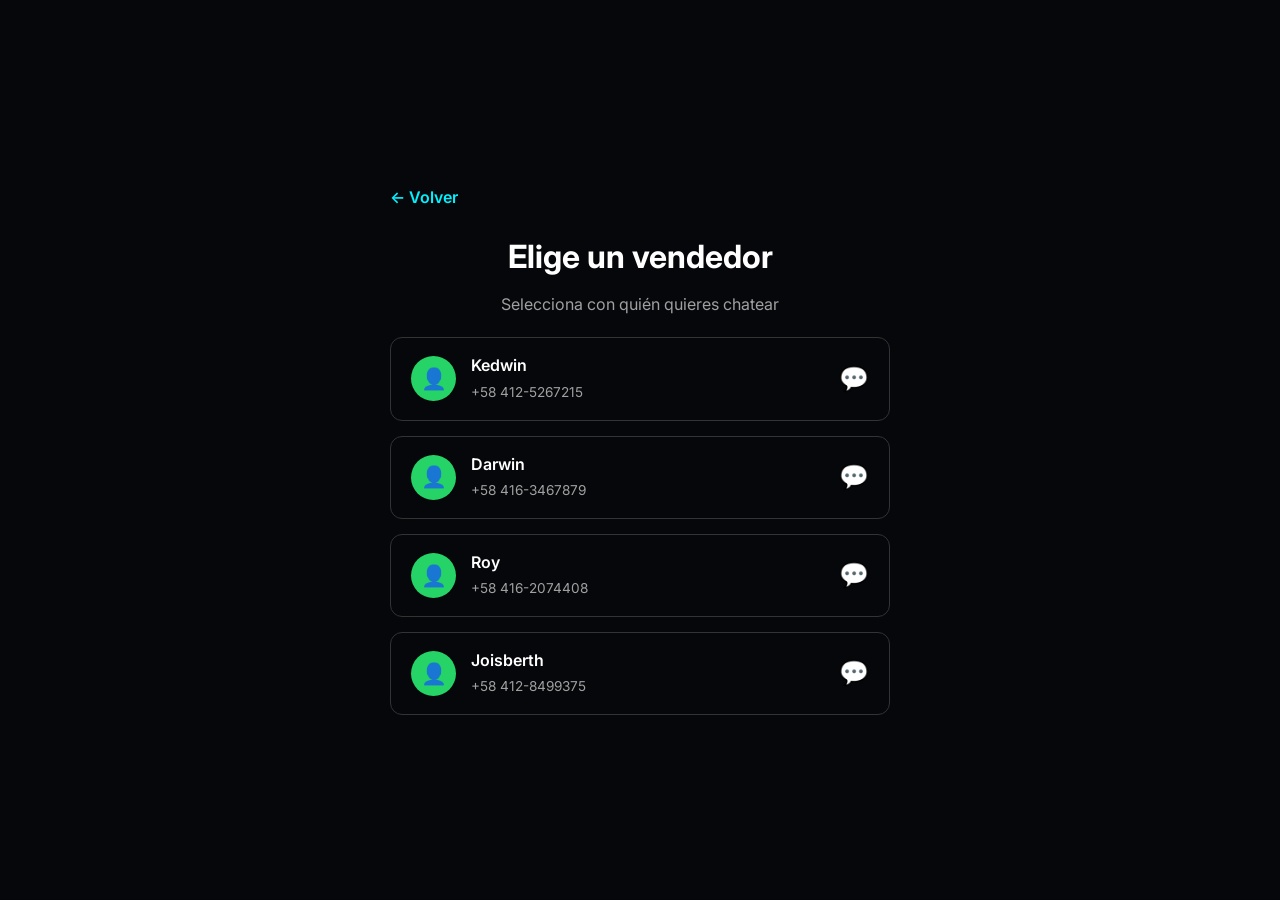
<file: comprar.html>
<!DOCTYPE html>
<html lang="es">
<head>
    <meta charset="UTF-8">
    <meta name="viewport" content="width=device-width, initial-scale=1.0">
    <title>Elige un vendedor | OG_Technology</title>
    <link rel="stylesheet" href="style.css">
    <link rel="preconnect" href="https://fonts.googleapis.com">
    <link rel="preconnect" href="https://fonts.gstatic.com" crossorigin>
    <link href="https://fonts.googleapis.com/css2?family=Inter:wght@400;600;800&display=swap" rel="stylesheet">
    <style>
        body {
            min-height: 100vh;
            display: flex;
            justify-content: center;
            align-items: center;
            padding: 20px;
        }
        
        .comprar-container {
            max-width: 500px;
            width: 100%;
        }
        
        .producto-seleccionado {
            background: var(--card-bg);
            border: 1px solid #333;
            border-radius: 15px;
            padding: 20px;
            margin-bottom: 30px;
            text-align: center;
        }
        
        .producto-seleccionado h2 {
            color: var(--neon-blue);
            font-size: 1.3rem;
            margin-bottom: 10px;
        }
        
        .producto-seleccionado .precio {
            color: #4ade80;
            font-size: 1.5rem;
            font-weight: 800;
        }
        
        .vendedores-title {
            text-align: center;
            margin-bottom: 20px;
            color: white;
        }
        
        .vendedores-title h1 {
            font-size: 2rem;
            margin-bottom: 10px;
        }
        
        .vendedores-title p {
            color: var(--text-gray);
        }
        
        .back-link {
            display: inline-block;
            margin-bottom: 20px;
            color: var(--neon-blue);
            text-decoration: none;
            font-weight: 600;
        }
        
        .back-link:hover {
            text-decoration: underline;
        }
    </style>
</head>
<body>
    <div class="comprar-container">
        <a href="javascript:history.back()" class="back-link">← Volver</a>
        
        <div class="vendedores-title">
            <h1>Elige un vendedor</h1>
            <p>Selecciona con quién quieres chatear</p>
        </div>
        
        <div class="producto-seleccionado" id="productoInfo">
            <h2 id="productoNombre">Cargando producto...</h2>
            <span class="precio" id="productoPrecio"></span>
        </div>
        
        <div class="whatsapp-options">
            <a href="#" class="whatsapp-option" data-phone="584125267215" data-name="Kedwin">
                <div class="avatar">👤</div>
                <div class="info">
                    <span class="name">Kedwin</span>
                    <span class="phone">+58 412-5267215</span>
                </div>
                <span class="whatsapp-icon">💬</span>
            </a>
            <a href="#" class="whatsapp-option" data-phone="584163467879" data-name="Darwin">
                <div class="avatar">👤</div>
                <div class="info">
                    <span class="name">Darwin</span>
                    <span class="phone">+58 416-3467879</span>
                </div>
                <span class="whatsapp-icon">💬</span>
            </a>
            <a href="#" class="whatsapp-option" data-phone="584162074408" data-name="Roy">
                <div class="avatar">👤</div>
                <div class="info">
                    <span class="name">Roy</span>
                    <span class="phone">+58 416-2074408</span>
                </div>
                <span class="whatsapp-icon">💬</span>
            </a>
            <a href="#" class="whatsapp-option" data-phone="584128499375" data-name="Joisberth">
                <div class="avatar">👤</div>
                <div class="info">
                    <span class="name">Joisberth</span>
                    <span class="phone">+58 412-8499375</span>
                </div>
                <span class="whatsapp-icon">💬</span>
            </a>
        </div>
    </div>

    <script>
        // Obtener parámetros de la URL
        const urlParams = new URLSearchParams(window.location.search);
        const producto = urlParams.get('producto') || 'Producto';
        const precio = urlParams.get('precio') || '';
        
        // Mostrar producto seleccionado
        document.getElementById('productoNombre').textContent = producto;
        if (precio) {
            document.getElementById('productoPrecio').textContent = precio;
        } else {
            document.getElementById('productoPrecio').parentElement.style.display = 'none';
        }
        
        // Configurar enlaces de WhatsApp
        const mensaje = "Hola, me interesa el producto: " + producto;
        
        document.querySelectorAll('.whatsapp-option').forEach(option => {
            const phone = option.dataset.phone;
            const name = option.dataset.name;
            option.href = `https://wa.me/${phone}?text=${encodeURIComponent(mensaje)}`;
        });
    </script>
</body>
</html>
</file>
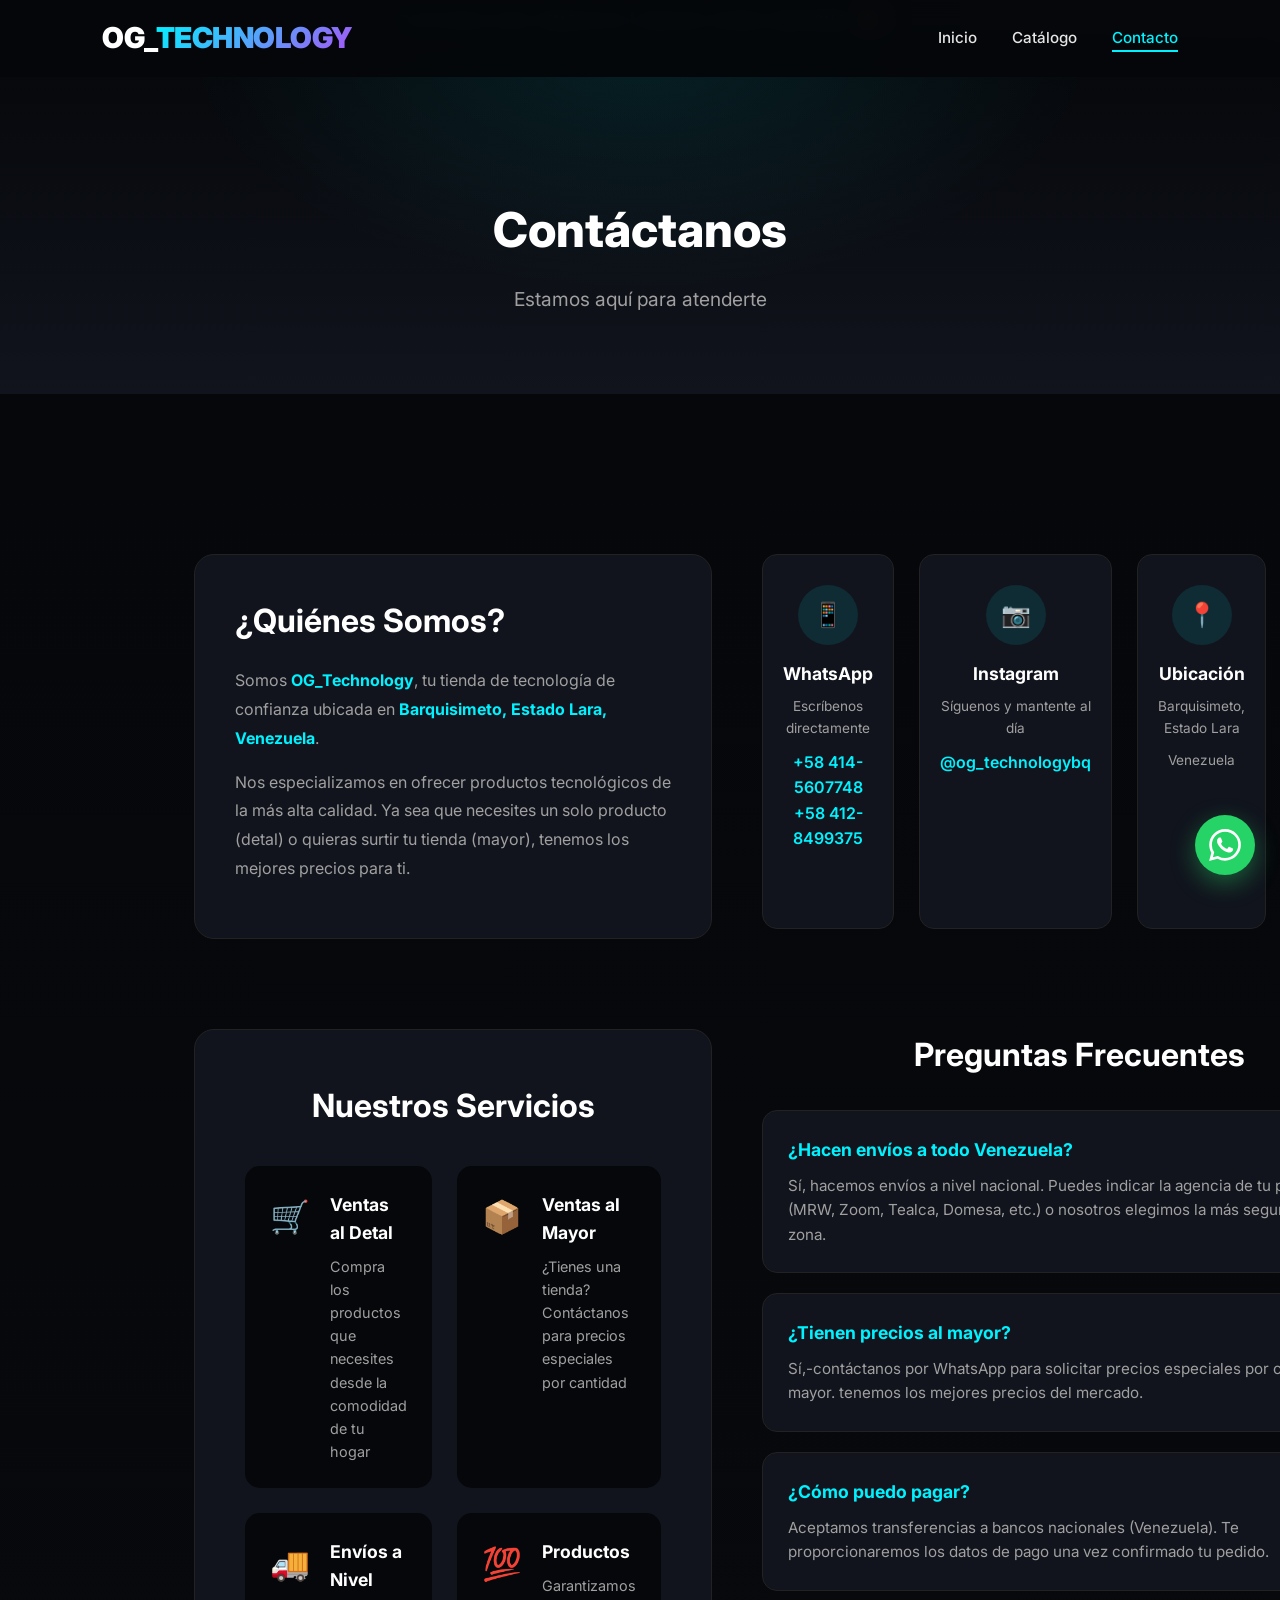
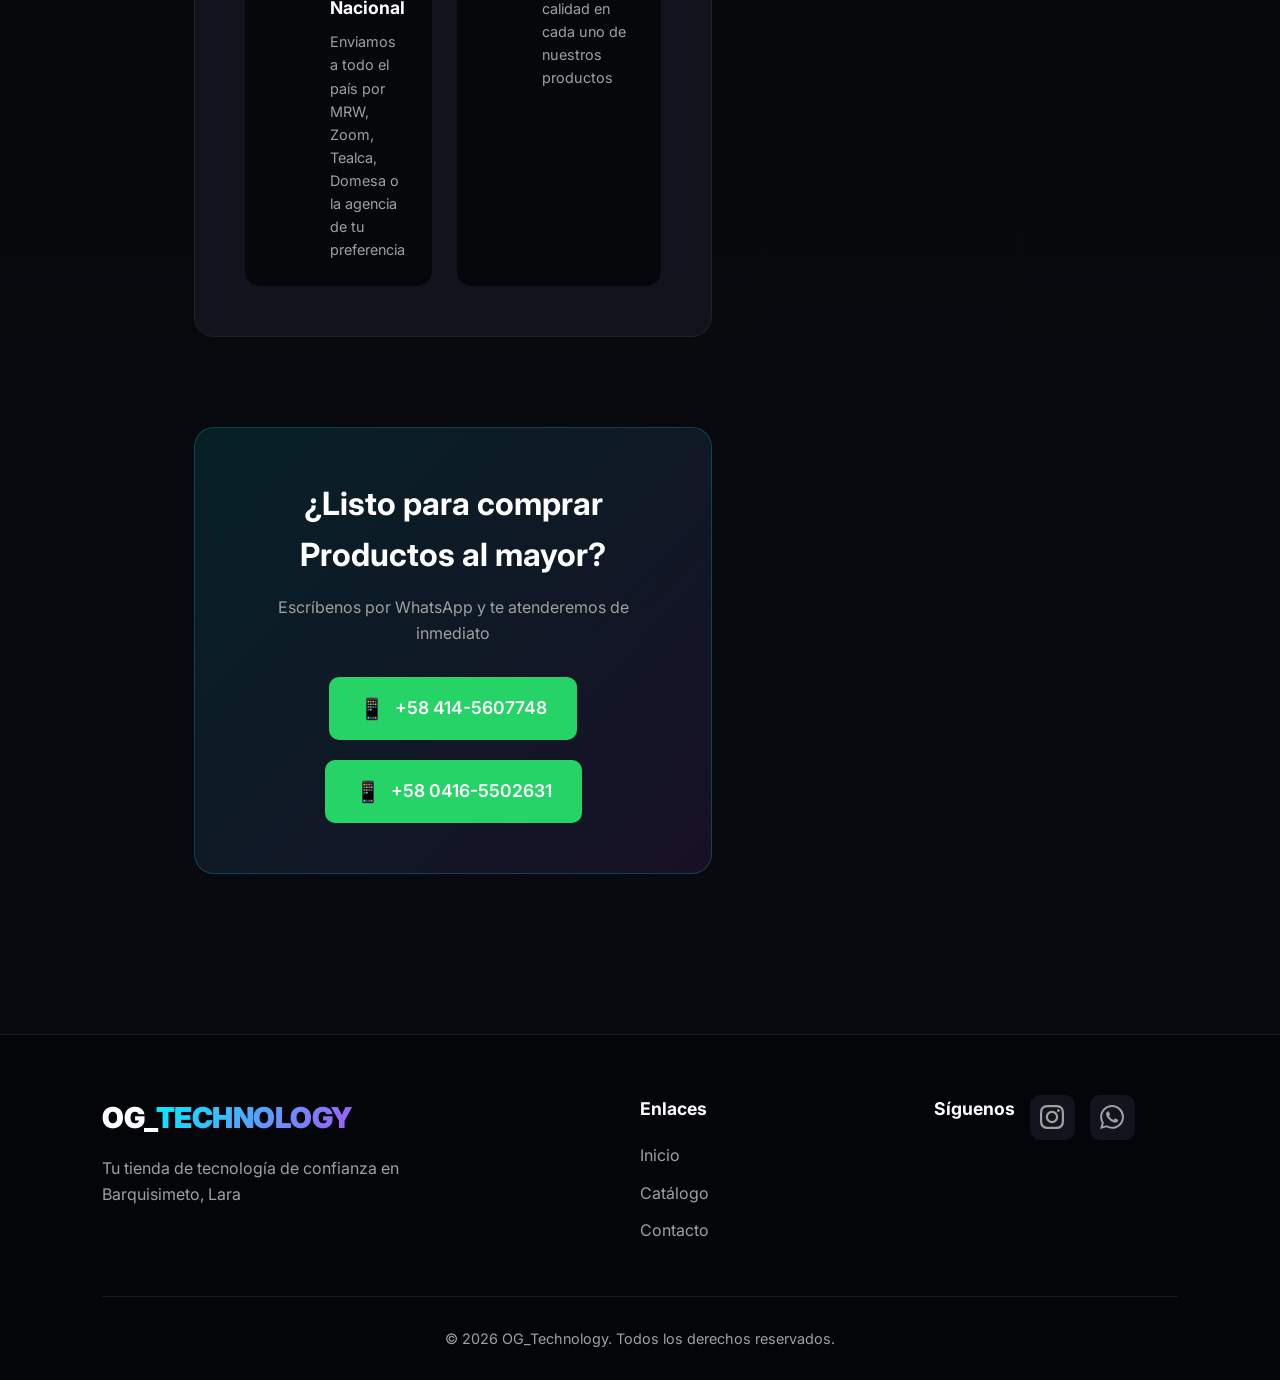
<file: contacto.html>
<!DOCTYPE html>
<html lang="es">
<head>
    <meta charset="UTF-8">
    <meta name="viewport" content="width=device-width, initial-scale=1.0">
    <meta name="description" content="OG_Technology - Contacto. Tienda de tecnología en Barquisimeto, Lara. Envíos a todo Venezuela.">
    <title>Contacto | OG_Technology</title>
    <link rel="stylesheet" href="style.css">
    <link rel="preconnect" href="https://fonts.googleapis.com">
    <link rel="preconnect" href="https://fonts.gstatic.com" crossorigin>
    <link href="https://fonts.googleapis.com/css2?family=Inter:wght@400;600;800&display=swap" rel="stylesheet">
</head>
<body>

    <div class="top-info">DISPONIBILIDAD INMEDIATA | ENVIOS A NIVEL NACIONAL 📦</div>

    <nav class="navbar">
        <a href="index.html" class="logo">OG_<span>TECHNOLOGY</span></a>
        <ul class="nav-menu">
            <li><a href="index.html" class="nav-link">Inicio</a></li>
            <li><a href="catalogo.html" class="nav-link">Catálogo</a></li>
            <li><a href="contacto.html" class="nav-link active">Contacto</a></li>
        </ul>
        <div class="hamburger">
            <span class="bar"></span>
            <span class="bar"></span>
            <span class="bar"></span>
        </div>
    </nav>

    <section class="page-header">
        <div class="page-header-content">
            <h1>Contáctanos</h1>
            <p>Estamos aquí para atenderte</p>
        </div>
    </section>

    <section class="contacto-section">
        <div class="contacto-container">
            
            <div class="info-box reveal">
                <div class="info-header">
                    <h2>¿Quiénes Somos?</h2>
                </div>
                <p>Somos <strong>OG_Technology</strong>, tu tienda de tecnología de confianza ubicada en <strong>Barquisimeto, Estado Lara, Venezuela</strong>.</p>
                <p>Nos especializamos en ofrecer productos tecnológicos de la más alta calidad. Ya sea que necesites un solo producto (detal) o quieras surtir tu tienda (mayor), tenemos los mejores precios para ti.</p>
            </div>

            <div class="contact-grid">
                <div class="contact-card reveal">
                    <div class="contact-icon-box">
                        <span>📱</span>
                    </div>
                    <h3>WhatsApp</h3>
                    <p>Escríbenos directamente</p>
                    <a href="https://wa.me/584145607748" target="_blank" rel="noopener noreferrer">+58 414-5607748</a>
                    <a href="https://wa.me/584128499375" target="_blank" rel="noopener noreferrer">+58 412-8499375</a>
                </div>

                <div class="contact-card reveal reveal-delay-1">
                    <div class="contact-icon-box">
                        <span>📷</span>
                    </div>
                    <h3>Instagram</h3>
                    <p>Síguenos y mantente al día</p>
                    <a href="https://www.instagram.com/og_technologybq" target="_blank" rel="noopener noreferrer">@og_technologybq</a>
                </div>

                <div class="contact-card reveal reveal-delay-2">
                    <div class="contact-icon-box">
                        <span>📍</span>
                    </div>
                    <h3>Ubicación</h3>
                    <p>Barquisimeto, Estado Lara</p>
                    <p>Venezuela</p>
                </div>

                <div class="contact-card reveal reveal-delay-3">
                    <div class="contact-icon-box">
                        <span>🕐</span>
                    </div>
                    <h3>Horario</h3>
                    <p>Lunes a Sábado</p>
                    <p>9:00 AM - 7:00 PM</p>
                </div>
            </div>

            <div class="services-box">
                <h2 class="reveal">Nuestros Servicios</h2>
                <div class="services-grid">
                    <div class="service-item reveal">
                        <span class="service-icon">🛒</span>
                        <div>
                            <h4>Ventas al Detal</h4>
                            <p>Compra los productos que necesites desde la comodidad de tu hogar</p>
                        </div>
                    </div>
                    <div class="service-item reveal reveal-delay-1">
                        <span class="service-icon">📦</span>
                        <div>
                            <h4>Ventas al Mayor</h4>
                            <p>¿Tienes una tienda? Contáctanos para precios especiales por cantidad</p>
                        </div>
                    </div>
                    <div class="service-item reveal reveal-delay-2">
                        <span class="service-icon">🚚</span>
                        <div>
                            <h4>Envíos a Nivel Nacional</h4>
                            <p>Enviamos a todo el país por MRW, Zoom, Tealca, Domesa o la agencia de tu preferencia</p>
                        </div>
                    </div>
                    <div class="service-item reveal reveal-delay-3">
                        <span class="service-icon">💯</span>
                        <div>
                            <h4>Productos </h4>
                            <p>Garantizamos calidad en cada uno de nuestros productos</p>
                        </div>
                    </div>
                </div>
            </div>

            <div class="faq-box">
                <h2 class="reveal">Preguntas Frecuentes</h2>
                <div class="faq-item reveal">
                    <h4>¿Hacen envíos a todo Venezuela?</h4>
                    <p>Sí, hacemos envíos a nivel nacional. Puedes indicar la agencia de tu preferencia (MRW, Zoom, Tealca, Domesa, etc.) o nosotros elegimos la más segura para tu zona.</p>
                </div>
                <div class="faq-item reveal reveal-delay-1">
                    <h4>¿Tienen precios al mayor?</h4>
                    <p>Sí,-contáctanos por WhatsApp para solicitar precios especiales por compras al mayor. tenemos los mejores precios del mercado.</p>
                </div>
                <div class="faq-item reveal reveal-delay-2">
                    <h4>¿Cómo puedo pagar?</h4>
                    <p>Aceptamos transferencias a bancos nacionales (Venezuela). Te proporcionaremos los datos de pago una vez confirmado tu pedido.</p>
                </div>
            </div>

            <div class="cta-box reveal">
                <h2>¿Listo para comprar Productos al mayor?</h2>
                <p>Escríbenos por WhatsApp y te atenderemos de inmediato</p>
                <div class="wholesale-options">
                    <a href="https://wa.me/584145607748?text=Hola,%20me%20interesa%20comprar%20un%20producto" class="btn btn-whatsapp" target="_blank" rel="noopener noreferrer">
                        <span class="whatsapp-icon">📱</span>
                        +58 414-5607748
                    </a>
                    <a href="https://wa.me/584165502631?text=Hola,%20me%20interesa%20comprar%20un%20producto" class="btn btn-whatsapp" target="_blank" rel="noopener noreferrer">
                        <span class="whatsapp-icon">📱</span>
                        +58 0416-5502631
                    </a>
                </div>
            </div>

        </div>
    </section>

    <footer class="footer">
        <div class="footer-content">
            <div class="footer-brand">
                <a href="index.html" class="logo">OG_<span>TECHNOLOGY</span></a>
                <p>Tu tienda de tecnología de confianza en Barquisimeto, Lara</p>
            </div>
            <div class="footer-links">
                <h4>Enlaces</h4>
                <a href="index.html">Inicio</a>
                <a href="catalogo.html">Catálogo</a>
                <a href="contacto.html">Contacto</a>
            </div>
            <div class="footer-social">
                <h4>Síguenos</h4>
                <a href="https://www.instagram.com/og_technologybq" target="_blank" rel="noopener noreferrer" aria-label="Instagram">
                    <svg xmlns="http://www.w3.org/2000/svg" width="24" height="24" viewBox="0 0 24 24" fill="currentColor"><path d="M12 2.163c3.204 0 3.584.012 4.85.07 3.252.148 4.771 1.691 4.919 4.919.058 1.265.069 1.645.069 4.849 0 3.205-.012 3.584-.069 4.849-.149 3.225-1.664 4.771-4.919 4.919-1.266.058-1.644.07-4.85.07-3.204 0-3.584-.012-4.849-.07-3.26-.149-4.771-1.699-4.919-4.92-.058-1.265-.07-1.644-.07-4.849 0-3.204.013-3.583.07-4.849.149-3.227 1.664-4.771 4.919-4.919 1.266-.057 1.645-.069 4.849-.069zm0-2.163c-3.259 0-3.667.014-4.947.072-4.358.2-6.78 2.618-6.98 6.98-.059 1.281-.073 1.689-.073 4.948 0 3.259.014 3.668.072 4.948.2 4.358 2.618 6.78 6.98 6.98 1.281.058 1.689.072 4.948.072 3.259 0 3.668-.014 4.948-.072 4.354-.2 6.782-2.618 6.979-6.98.059-1.28.073-1.689.073-4.948 0-3.259-.014-3.667-.072-4.947-.196-4.354-2.617-6.78-6.979-6.98-1.281-.059-1.69-.073-4.949-.073zm0 5.838c-3.403 0-6.162 2.759-6.162 6.162s2.759 6.163 6.162 6.163 6.162-2.759 6.162-6.163c0-3.403-2.759-6.162-6.162-6.162zm0 10.162c-2.209 0-4-1.79-4-4 0-2.209 1.791-4 4-4s4 1.791 4 4c0 2.21-1.791 4-4 4zm6.406-11.845c-.796 0-1.441.645-1.441 1.44s.645 1.44 1.441 1.44c.795 0 1.439-.645 1.439-1.44s-.644-1.44-1.439-1.44z"/></svg>
                </a>
                <a href="https://wa.me/584128499375" target="_blank" rel="noopener noreferrer" aria-label="WhatsApp">
                    <svg xmlns="http://www.w3.org/2000/svg" width="24" height="24" viewBox="0 0 24 24" fill="currentColor"><path d="M17.472 14.382c-.297-.149-1.758-.867-2.03-.967-.273-.099-.471-.148-.67.15-.197.297-.767.966-.94 1.164-.173.199-.347.223-.644.075-.297-.15-1.255-.463-2.39-1.475-.883-.788-1.48-1.761-1.653-2.059-.173-.297-.018-.458.13-.606.134-.133.298-.347.446-.52.149-.174.198-.298.298-.497.099-.198.05-.371-.025-.52-.075-.149-.669-1.612-.916-2.207-.242-.579-.487-.5-.669-.51-.173-.008-.371-.01-.57-.01-.198 0-.52.074-.792.372-.272.297-1.04 1.016-1.04 2.479 0 1.462 1.065 2.875 1.213 3.074.149.198 2.096 3.2 5.077 4.487.709.306 1.262.489 1.694.625.712.227 1.36.195 1.871.118.571-.085 1.758-.719 2.006-1.413.248-.694.248-1.289.173-1.413-.074-.124-.272-.198-.57-.347m-5.421 7.403h-.004a9.87 9.87 0 01-5.031-1.378l-.361-.214-3.741.982.998-3.648-.235-.374a9.86 9.86 0 01-1.51-5.26c.001-5.45 4.436-9.884 9.888-9.884 2.64 0 5.122 1.03 6.988 2.898a9.825 9.825 0 012.893 6.994c-.003 5.45-4.437 9.884-9.885 9.884m8.413-18.297A11.815 11.815 0 0012.05 0C5.495 0 .16 5.335.157 11.892c0 2.096.547 4.142 1.588 5.945L.057 24l6.305-1.654a11.882 11.882 0 005.683 1.448h.005c6.554 0 11.89-5.335 11.893-11.893a11.821 11.821 0 00-3.48-8.413z"/></svg>
                </a>
            </div>
        </div>
        <div class="footer-bottom">
            <p>&copy; 2026 OG_Technology. Todos los derechos reservados.</p>
        </div>
    </footer>

    <a href="https://wa.me/584128499375" class="whatsapp-float" target="_blank" rel="noopener noreferrer" aria-label="Contactar por WhatsApp">
        <svg xmlns="http://www.w3.org/2000/svg" width="32" height="32" viewBox="0 0 24 24" fill="#fff"><path d="M17.472 14.382c-.297-.149-1.758-.867-2.03-.967-.273-.099-.471-.148-.67.15-.197.297-.767.966-.94 1.164-.173.199-.347.223-.644.075-.297-.15-1.255-.463-2.39-1.475-.883-.788-1.48-1.761-1.653-2.059-.173-.297-.018-.458.13-.606.134-.133.298-.347.446-.52.149-.174.198-.298.298-.497.099-.198.05-.371-.025-.52-.075-.149-.669-1.612-.916-2.207-.242-.579-.487-.5-.669-.51-.173-.008-.371-.01-.57-.01-.198 0-.52.074-.792.372-.272.297-1.04 1.016-1.04 2.479 0 1.462 1.065 2.875 1.213 3.074.149.198 2.096 3.2 5.077 4.487.709.306 1.262.489 1.694.625.712.227 1.36.195 1.871.118.571-.085 1.758-.719 2.006-1.413.248-.694.248-1.289.173-1.413-.074-.124-.272-.198-.57-.347m-5.421 7.403h-.004a9.87 9.87 0 01-5.031-1.378l-.361-.214-3.741.982.998-3.648-.235-.374a9.86 9.86 0 01-1.51-5.26c.001-5.45 4.436-9.884 9.888-9.884 2.64 0 5.122 1.03 6.988 2.898a9.825 9.825 0 012.893 6.994c-.003 5.45-4.437 9.884-9.885 9.884m8.413-18.297A11.815 11.815 0 0012.05 0C5.495 0 .16 5.335.157 11.892c0 2.096.547 4.142 1.588 5.945L.057 24l6.305-1.654a11.882 11.882 0 005.683 1.448h.005c6.554 0 11.89-5.335 11.893-11.893a11.821 11.821 0 00-3.48-8.413z"/></svg>
    </a>

    <div class="scroll-top" id="scrollTop" aria-label="Volver arriba">
        <svg xmlns="http://www.w3.org/2000/svg" width="24" height="24" viewBox="0 0 24 24" fill="none" stroke="currentColor" stroke-width="2" stroke-linecap="round" stroke-linejoin="round"><polyline points="18 15 12 9 6 15"></polyline></svg>
    </div>

    <div id="imageModal" class="modal">
        <span class="close">&times;</span>
        <img class="modal-content" id="modalImg">
    </div>

    <div id="whatsappModal" class="whatsapp-modal">
        <div class="whatsapp-modal-content">
            <span class="whatsapp-modal-close">&times;</span>
            <h3>Elige un número</h3>
            <p>Selecciona con quién quieres chatear</p>
            <div class="whatsapp-options">
                <a href="https://wa.me/584145607748?text=" class="whatsapp-option" data-producto="">
                    <div class="avatar">📱</div>
                    <div class="info">
                        <span class="name">WhatsApp 1</span>
                        <span class="phone">+58 414-5607748</span>
                    </div>
                    <span class="whatsapp-icon">💬</span>
                </a>
                <a href="https://wa.me/584165502631?text=" class="whatsapp-option" data-producto="">
                    <div class="avatar">📱</div>
                    <div class="info">
                        <span class="name">WhatsApp 2</span>
                        <span class="phone">+58 0416-5502631</span>
                    </div>
                    <span class="whatsapp-icon">💬</span>
                </a>
            </div>
        </div>
    </div>

    <script>
        const modal = document.getElementById("imageModal");
        const modalImg = document.getElementById("modalImg");
        const images = document.querySelectorAll(".producto-img");
        const closeBtn = document.querySelector(".close");

        images.forEach(img => {
            img.addEventListener("click", () => {
                modal.style.display = "flex";
                modalImg.src = img.src;
            });
        });

        closeBtn.addEventListener("click", () => {
            modal.style.display = "none";
        });

        modal.addEventListener("click", (event) => {
            if (event.target === modal) {
                modal.style.display = "none";
            }
        });

        document.addEventListener("keydown", (event) => {
            if (event.key === "Escape" && modal.style.display === "flex") {
                modal.style.display = "none";
            }
        });

        const hamburger = document.querySelector(".hamburger");
        const navMenu = document.querySelector(".nav-menu");

        hamburger.addEventListener("click", () => {
            hamburger.classList.toggle("active");
            navMenu.classList.toggle("active");
        });

        document.querySelectorAll(".nav-link").forEach(n => n.addEventListener("click", () => {
            hamburger.classList.remove("active");
            navMenu.classList.remove("active");
        }));

        window.addEventListener("scroll", () => {
            const navbar = document.querySelector(".navbar");
            navbar.classList.toggle("scrolled", window.scrollY > 50);
            
            const scrollTop = document.getElementById("scrollTop");
            if (window.scrollY > 300) {
                scrollTop.classList.add("visible");
            } else {
                scrollTop.classList.remove("visible");
            }
        });

        document.getElementById("scrollTop").addEventListener("click", () => {
            window.scrollTo({ top: 0, behavior: "smooth" });
        });

        const observerOptions = {
            threshold: 0.1,
            rootMargin: "0px 0px -50px 0px"
        };

        const observer = new IntersectionObserver((entries) => {
            entries.forEach(entry => {
                if (entry.isIntersecting) {
                    entry.target.classList.add("active");
                }
            });
        }, observerOptions);

        document.querySelectorAll(".reveal").forEach(el => {
            observer.observe(el);
        });

        // Modal de selección de WhatsApp
        const whatsappModal = document.getElementById("whatsappModal");
        const whatsappModalClose = document.querySelector(".whatsapp-modal-close");
        const btnCompra = document.querySelectorAll(".btn-compra:not(.btn-agotado)");

        btnCompra.forEach(btn => {
            btn.addEventListener("click", function(e) {
                e.preventDefault();
                const producto = this.closest(".producto-card").querySelector("h3").textContent;
                const mensaje = "Hola, me interesa el producto: " + producto;
                
                document.querySelectorAll(".whatsapp-option").forEach(option => {
                    option.href = option.href + encodeURIComponent(mensaje);
                });
                
                whatsappModal.style.display = "flex";
            });
        });

        whatsappModalClose.addEventListener("click", () => {
            whatsappModal.style.display = "none";
        });

        whatsappModal.addEventListener("click", (event) => {
            if (event.target === whatsappModal) {
                whatsappModal.style.display = "none";
            }
        });

        document.addEventListener("keydown", (event) => {
            if (event.key === "Escape" && whatsappModal.style.display === "flex") {
                whatsappModal.style.display = "none";
            }
        });
    </script>

</body>
</html>
</file>
<file: style.css>
:root {
    --neon-blue: #00f2ff;
    --neon-purple: #a855f7;
    --dark-bg: #05070a;
    --card-bg: #11141d;
    --text-gray: #a0a0a0;
    --text-light: #e5e5e5;
    
    /* Transiciones optimizadas */
    --transition-fast: 0.2s cubic-bezier(0.4, 0, 0.2, 1);
    --transition-medium: 0.3s cubic-bezier(0.4, 0, 0.2, 1);
    --transition-slow: 0.5s cubic-bezier(0.4, 0, 0.2, 1);
    
    /* Spacing consistente (múltiplos de 8px) */
    --space-xs: 8px;
    --space-sm: 16px;
    --space-md: 24px;
    --space-lg: 32px;
    --space-xl: 48px;
    --space-2xl: 64px;
    
    /* Tipografía fluida */
    --font-size-h1: clamp(1.8rem, 5vw, 3.5rem);
    --font-size-h2: clamp(1.5rem, 4vw, 2.8rem);
    --font-size-h3: clamp(1.2rem, 3vw, 1.5rem);
    --font-size-body: clamp(0.9rem, 2vw, 1.1rem);
    
    /* Container */
    --container-max: 1200px;
    --container-padding: clamp(16px, 5vw, 8%);
}

* {
    margin: 0;
    padding: 0;
    box-sizing: border-box;
    font-family: 'Inter', 'Segoe UI', Roboto, sans-serif;
}

html {
    scroll-behavior: smooth;
}

body {
    background-color: var(--dark-bg);
    color: white;
    overflow-x: hidden;
    line-height: 1.6;
}

img {
    max-width: 100%;
    height: auto;
    display: block;
}

a, button {
    transition: var(--transition-fast);
}

a {
    text-decoration: none;
    color: inherit;
}

ul {
    list-style: none;
}

:focus-visible {
    outline: 2px solid var(--neon-blue);
    outline-offset: 2px;
}

.container {
    max-width: var(--container-max);
    margin: 0 auto;
    padding: 0 var(--container-padding);
}

/* ============================================
   SISTEMA DE ANIMACIONES DE SCROLL REVEAL
   ============================================ */

.reveal {
    opacity: 0;
    transform: translateY(40px);
    transition: opacity 0.7s cubic-bezier(0.4, 0, 0.2, 1), 
                transform 0.7s cubic-bezier(0.4, 0, 0.2, 1);
    will-change: opacity, transform;
}

.reveal.active {
    opacity: 1;
    transform: translateY(0);
}

.reveal-left {
    transform: translateX(-40px);
}

.reveal-right {
    transform: translateX(40px);
}

.reveal-scale {
    transform: scale(0.92);
}

.reveal-scale.active {
    transform: scale(1);
}

.reveal-delay-1 { transition-delay: 0.1s; }
.reveal-delay-2 { transition-delay: 0.2s; }
.reveal-delay-3 { transition-delay: 0.3s; }
.reveal-delay-4 { transition-delay: 0.4s; }
.reveal-delay-5 { transition-delay: 0.5s; }

/* Animación de entrada del Hero */
.hero-content > * {
    opacity: 0;
    transform: translateY(25px);
    animation: fadeInUp 0.8s cubic-bezier(0.4, 0, 0.2, 1) forwards;
}

.hero-content > *:nth-child(1) { animation-delay: 0.1s; }
.hero-content > *:nth-child(2) { animation-delay: 0.25s; }
.hero-content > *:nth-child(3) { animation-delay: 0.4s; }
.hero-content > *:nth-child(4) { animation-delay: 0.55s; }
.hero-content > *:nth-child(5) { animation-delay: 0.7s; }

@keyframes fadeInUp {
    to {
        opacity: 1;
        transform: translateY(0);
    }
}

/* Glow effect optimizado para GPU */
.glow-effect {
    will-change: transform, opacity;
}

/* Barra de Contacto Superior */
.top-info {
    background: linear-gradient(90deg, #000, #1a1a1a);
    color: var(--neon-blue);
    text-align: center;
    padding: 10px;
    font-size: 0.85rem;
    letter-spacing: 1.5px;
    font-weight: 600;
}

/* Navegación */
.navbar {
    display: flex;
    justify-content: space-between;
    align-items: center;
    padding: 15px 8%;
    background: rgba(5, 7, 10, 0.95);
    position: fixed;
    top: 0;
    left: 0;
    right: 0;
    z-index: 1000;
    -webkit-backdrop-filter: blur(10px);
    backdrop-filter: blur(10px);
    border-bottom: 1px solid transparent;
    transition: padding var(--transition-medium), 
                background var(--transition-medium), 
                border-color var(--transition-medium);
}

.navbar.scrolled {
    padding: 10px 8%;
    background: rgba(5, 7, 10, 0.98);
    border-bottom: 1px solid #1a1a1a;
}

.logo {
    font-size: 1.8rem;
    font-weight: 900;
    color: white;
    text-decoration: none;
    letter-spacing: -0.5px;
}

.logo span { 
    color: var(--neon-blue);
    background: linear-gradient(135deg, var(--neon-blue), var(--neon-purple));
    -webkit-background-clip: text;
    -webkit-text-fill-color: transparent;
    background-clip: text;
}

.nav-menu {
    display: flex;
    list-style: none;
    gap: 35px;
    align-items: center;
}

.nav-link {
    color: var(--text-light);
    text-decoration: none;
    font-weight: 500;
    font-size: 0.95rem;
    position: relative;
    transition: color var(--transition-fast);
}

.nav-link::after {
    content: '';
    position: absolute;
    bottom: -5px;
    left: 0;
    width: 0;
    height: 2px;
    background: var(--neon-blue);
    transition: width var(--transition-medium);
}

.nav-link:hover {
    color: var(--neon-blue);
}

.nav-link:hover::after {
    width: 100%;
}

/* Hamburger Menu */
.hamburger {
    display: none;
    cursor: pointer;
}

.bar {
    display: block;
    width: 25px;
    height: 3px;
    margin: 5px auto;
    background: white;
    transition: transform var(--transition-medium), 
                opacity var(--transition-fast);
    border-radius: 2px;
}

/* Hero Section */
.hero {
    min-height: 100vh;
    display: flex;
    align-items: center;
    padding: 120px 8% 80px;
    position: relative;
    overflow: hidden;
}

.hero::before {
    content: '';
    position: absolute;
    top: 0;
    left: 0;
    right: 0;
    bottom: 0;
    background: radial-gradient(ellipse at 30% 50%, rgba(0, 242, 255, 0.08) 0%, transparent 50%),
                radial-gradient(ellipse at 70% 80%, rgba(168, 85, 247, 0.05) 0%, transparent 40%);
}

.hero-content {
    max-width: 650px;
    position: relative;
    z-index: 2;
}

.hero-tag {
    display: inline-block;
    background: rgba(0, 242, 255, 0.1);
    color: var(--neon-blue);
    padding: 8px 16px;
    border-radius: 50px;
    font-size: 0.85rem;
    font-weight: 600;
    letter-spacing: 1px;
    margin-bottom: 20px;
    border: 1px solid rgba(0, 242, 255, 0.2);
    transition: background var(--transition-medium), 
                border-color var(--transition-medium);
}

.hero h1 {
    font-size: var(--font-size-h1);
    font-weight: 800;
    line-height: 1.1;
    margin-bottom: 20px;
}

.text-gradient {
    color: var(--neon-blue);
    background: linear-gradient(135deg, var(--neon-blue), var(--neon-purple));
    -webkit-background-clip: text;
    -webkit-text-fill-color: transparent;
    background-clip: text;
}

.hero p {
    font-size: 1.15rem;
    color: var(--text-gray);
    margin-bottom: 35px;
    max-width: 500px;
}

.hero-buttons {
    display: flex;
    gap: 15px;
    margin-bottom: 50px;
}

.btn {
    padding: 14px 32px;
    border-radius: 10px;
    font-weight: 600;
    font-size: 1rem;
    text-decoration: none;
    transition: background var(--transition-medium), 
                transform var(--transition-fast),
                box-shadow var(--transition-medium),
                border-color var(--transition-medium);
    display: inline-block;
    position: relative;
    overflow: hidden;
}

.btn::before {
    content: '';
    position: absolute;
    top: 50%;
    left: 50%;
    width: 0;
    height: 0;
    background: rgba(255, 255, 255, 0.2);
    border-radius: 50%;
    transform: translate(-50%, -50%);
    transition: width 0.5s, height 0.5s;
}

.btn:hover::before {
    width: 300px;
    height: 300px;
}

.btn-primary {
    background: var(--neon-blue);
    color: #000;
}

.btn-primary:hover {
    background: white;
    transform: translateY(-3px);
    box-shadow: 0 15px 35px rgba(0, 242, 255, 0.35);
}

.btn-secondary {
    background: transparent;
    color: white;
    border: 2px solid rgba(255, 255, 255, 0.2);
}

.btn-secondary:hover {
    border-color: var(--neon-blue);
    color: var(--neon-blue);
}

.hero-stats {
    display: flex;
    gap: 50px;
}

.stat {
    display: flex;
    flex-direction: column;
}

.stat-number {
    font-size: 2rem;
    font-weight: 800;
    color: var(--neon-blue);
}

.stat-label {
    font-size: 0.85rem;
    color: var(--text-gray);
}

.hero-visual {
    position: absolute;
    right: 5%;
    top: 50%;
    transform: translateY(-50%);
    z-index: 1;
}

.glow-effect {
    width: 400px;
    height: 400px;
    background: radial-gradient(circle, rgba(0, 242, 255, 0.15) 0%, transparent 70%);
    border-radius: 50%;
    animation: pulse 4s ease-in-out infinite;
}

@keyframes pulse {
    0%, 100% { transform: scale(1); opacity: 0.5; }
    50% { transform: scale(1.1); opacity: 0.8; }
}

/* Features Section */
.features {
    display: grid;
    grid-template-columns: repeat(3, 1fr);
    gap: 30px;
    padding: 60px 8%;
    background: var(--card-bg);
}

.feature-box {
    text-align: center;
    padding: 30px;
    border-radius: 15px;
    background: var(--dark-bg);
    border: 1px solid #222;
    transition: border-color var(--transition-medium), 
                transform var(--transition-medium),
                box-shadow var(--transition-medium);
}

.feature-box:hover {
    border-color: var(--neon-blue);
    transform: translateY(-5px);
    box-shadow: 0 15px 30px rgba(0, 0, 0, 0.3);
}

.feature-icon {
    font-size: 2.5rem;
    margin-bottom: 15px;
}

.feature-box h3 {
    font-size: 1.2rem;
    margin-bottom: 10px;
    color: white;
}

.feature-box p {
    color: var(--text-gray);
    font-size: 0.95rem;
}

/* Productos Section */
.productos-section {
    padding: 100px 8%;
}

.section-header {
    text-align: center;
    margin-bottom: 60px;
}

.section-header h2 {
    font-size: 2.8rem;
    font-weight: 800;
    margin-bottom: 15px;
}

.section-header p {
    color: var(--text-gray);
    font-size: 1.1rem;
}

.grid-productos {
    display: grid;
    grid-template-columns: 1fr;
    gap: var(--space-md);
}

@media (min-width: 480px) {
    .grid-productos {
        grid-template-columns: repeat(2, 1fr);
    }
}

@media (min-width: 1024px) {
    .grid-productos {
        grid-template-columns: repeat(3, 1fr);
    }
}

.producto-card {
    background: var(--card-bg);
    border-radius: 20px;
    padding: 25px;
    border: 1px solid #222;
    transition: transform var(--transition-medium), 
                box-shadow var(--transition-medium), 
                border-color var(--transition-medium);
    position: relative;
    overflow: hidden;
    will-change: transform;
}

.producto-card::before {
    content: '';
    position: absolute;
    top: 0;
    left: 0;
    right: 0;
    height: 3px;
    background: linear-gradient(90deg, var(--neon-blue), var(--neon-purple));
    transform: scaleX(0);
    transform-origin: left;
    transition: transform var(--transition-medium);
}

.producto-card:hover {
    border-color: rgba(0, 242, 255, 0.3);
    box-shadow: 0 25px 50px rgba(0, 0, 0, 0.4);
    transform: translateY(-8px);
}

.producto-card:hover::before {
    transform: scaleX(1);
}

.producto-card.agotado {
    opacity: 0.7;
}

.producto-card.agotado .producto-img {
    filter: grayscale(50%);
}

.badge-agotado {
    position: absolute;
    top: 15px;
    right: 15px;
    background: #e74c3c;
    color: white;
    padding: 6px 14px;
    border-radius: 5px;
    font-size: 0.75rem;
    font-weight: 700;
    letter-spacing: 1px;
    z-index: 20;
}

.btn-agotado {
    background: #555;
    color: #ccc;
    cursor: not-allowed;
}

.btn-agotado:hover {
    background: #555;
    transform: none;
    box-shadow: none;
}

.producto-img {
    width: 100%;
    height: 200px;
    object-fit: contain;
    border-radius: 12px;
    margin-top: 35px;
    margin-bottom: 20px;
    background: #1a1e26;
    transition: transform var(--transition-medium);
    cursor: pointer;
}

.producto-img:hover {
    transform: scale(1.05);
}

.categoria {
    position: absolute;
    top: 50px;
    right: 15px;
    background: rgba(0, 242, 255, 0.1);
    color: var(--neon-blue);
    padding: 5px 12px;
    border-radius: 20px;
    font-size: 0.75rem;
    font-weight: 600;
}

.producto-card h3 {
    font-size: 1.3rem;
    margin-bottom: 10px;
    font-weight: 600;
}

.producto-card p {
    color: var(--text-gray);
    font-size: 0.9rem;
    margin-bottom: 15px;
}

.precio {
    color: var(--neon-blue);
    font-size: 1.6rem;
    font-weight: 800;
    display: block;
    margin-bottom: 20px;
}

.precio-oferta {
    position: absolute;
    top: 15px;
    left: 15px;
    background: rgba(5, 7, 10, 0.9);
    padding: 8px 14px;
    border-radius: 10px;
    display: flex;
    flex-direction: column;
    gap: 2px;
    z-index: 15;
    backdrop-filter: blur(5px);
    border: 1px solid rgba(0, 242, 255, 0.3);
}

.precio-usd {
    font-size: 1.1rem;
    color: var(--neon-blue);
    font-weight: 800;
}

.precio-bcv {
    font-size: 0.85rem;
    color: #4ade80;
    font-weight: 600;
}

.btn-compra {
    background: linear-gradient(135deg, var(--neon-blue), #00c8d4);
    color: #000;
    padding: 14px;
    display: block;
    text-decoration: none;
    border-radius: 10px;
    font-weight: 700;
    text-align: center;
    transition: all 0.3s ease;
}

.btn-compra:hover {
    background: white;
    transform: scale(1.02);
    box-shadow: 0 10px 25px rgba(0, 242, 255, 0.3);
}

/* Contacto Section */
.contacto-section {
    background: linear-gradient(180deg, var(--dark-bg) 0%, #080a0f 100%);
    padding: 100px 8%;
}

.contacto-container {
    display: grid;
    grid-template-columns: 1fr 1fr;
    gap: 50px;
    max-width: 1100px;
    margin: 0 auto;
}

.info-contacto {
    display: grid;
    grid-template-columns: 1fr 1fr;
    gap: 25px;
}

.contact-item {
    display: flex;
    gap: 15px;
    align-items: flex-start;
}

.contact-icon {
    font-size: 1.5rem;
    flex-shrink: 0;
}

.contact-item h3 {
    font-size: 1rem;
    color: var(--neon-blue);
    margin-bottom: 5px;
}

.contact-item a {
    color: var(--text-light);
    text-decoration: none;
    display: block;
    transition: color 0.3s ease;
}

.contact-item a:hover {
    color: var(--neon-blue);
}

.contact-item p {
    color: var(--text-gray);
    font-size: 0.9rem;
}

.contact-form {
    background: var(--card-bg);
    padding: 35px;
    border-radius: 20px;
    border: 1px solid #222;
}

.contact-form input,
.contact-form textarea {
    width: 100%;
    padding: 14px 18px;
    margin-bottom: 18px;
    background: var(--dark-bg);
    border: 1px solid #333;
    color: white;
    border-radius: 10px;
    font-size: 1rem;
    transition: border-color var(--transition-fast), 
                box-shadow var(--transition-fast);
}

.contact-form input:focus,
.contact-form textarea:focus {
    outline: none;
    border-color: var(--neon-blue);
    box-shadow: 0 0 0 3px rgba(0, 242, 255, 0.1);
}

.btn-submit {
    background: linear-gradient(135deg, var(--neon-blue), #00c8d4);
    color: #000;
    padding: 14px 32px;
    display: block;
    border-radius: 10px;
    font-weight: 700;
    border: none;
    width: 100%;
    cursor: pointer;
    font-size: 1rem;
    transition: all 0.3s ease;
}

.btn-submit:hover {
    background: white;
    transform: scale(1.02);
}

/* Footer */
.footer {
    background: #030508;
    padding: 60px 8% 30px;
    border-top: 1px solid #1a1a1a;
}

.footer-content {
    display: grid;
    grid-template-columns: 2fr 1fr 1fr;
    gap: 50px;
    margin-bottom: 40px;
}

.footer-brand p {
    color: var(--text-gray);
    margin-top: 15px;
    max-width: 300px;
}

.footer-links h4,
.footer-social h4 {
    color: white;
    margin-bottom: 20px;
    font-size: 1.1rem;
}

.footer-links a {
    display: block;
    color: var(--text-gray);
    text-decoration: none;
    margin-bottom: 12px;
    transition: color var(--transition-fast), 
                transform var(--transition-fast);
}

.footer-links a:hover {
    color: var(--neon-blue);
    transform: translateX(5px);
}

.footer-social {
    display: flex;
    gap: 15px;
}

.footer-social a {
    width: 45px;
    height: 45px;
    background: var(--card-bg);
    border-radius: 10px;
    display: flex;
    align-items: center;
    justify-content: center;
    color: var(--text-gray);
    transition: background var(--transition-medium), 
                color var(--transition-medium),
                transform var(--transition-fast);
}

.footer-social a:hover {
    background: var(--neon-blue);
    color: #000;
    transform: translateY(-3px);
}

.footer-bottom {
    text-align: center;
    padding-top: 30px;
    border-top: 1px solid #1a1a1a;
    color: var(--text-gray);
    font-size: 0.9rem;
}

/* Modal */
.modal {
    display: none;
    position: fixed;
    z-index: 2000;
    left: 0;
    top: 0;
    width: 100%;
    height: 100%;
    background-color: rgba(0, 0, 0, 0.85);
    -webkit-backdrop-filter: blur(10px);
    backdrop-filter: blur(10px);
    justify-content: center;
    align-items: center;
}

.modal-content {
    max-width: 90%;
    max-height: 90%;
    border-radius: 15px;
    box-shadow: 0 0 50px rgba(0, 242, 255, 0.2);
    animation: zoomIn 0.3s ease;
}

@keyframes zoomIn {
    from {
        transform: scale(0.8);
        opacity: 0;
    }
    to {
        transform: scale(1);
        opacity: 1;
    }
}

.close {
    position: absolute;
    top: 25px;
    right: 40px;
    color: white;
    font-size: 50px;
    font-weight: bold;
    cursor: pointer;
    transition: color var(--transition-fast), 
                transform var(--transition-fast);
    z-index: 2001;
    text-shadow: 0 0 10px rgba(0, 0, 0, 0.5);
}

.close:hover {
    color: var(--neon-blue);
    transform: scale(1.1) rotate(90deg);
}

/* Modal de Selección WhatsApp */
.whatsapp-modal {
    display: none;
    position: fixed;
    z-index: 3000;
    left: 0;
    top: 0;
    width: 100%;
    height: 100%;
    background-color: rgba(0, 0, 0, 0.85);
    backdrop-filter: blur(10px);
    justify-content: center;
    align-items: center;
}

.whatsapp-modal-content {
    background: var(--card-bg);
    border-radius: 20px;
    padding: 40px;
    max-width: 400px;
    width: 90%;
    border: 1px solid #333;
    position: relative;
    animation: zoomIn 0.3s ease;
}

.whatsapp-modal h3 {
    text-align: center;
    margin-bottom: 10px;
    font-size: 1.5rem;
    color: white;
}

.whatsapp-modal p {
    text-align: center;
    color: var(--text-gray);
    margin-bottom: 30px;
}

.whatsapp-options {
    display: flex;
    flex-direction: column;
    gap: 15px;
}

.whatsapp-option {
    display: flex;
    align-items: center;
    gap: 15px;
    padding: 15px 20px;
    background: var(--dark-bg);
    border: 1px solid #333;
    border-radius: 12px;
    text-decoration: none;
    color: white;
    transition: all var(--transition-medium);
}

.whatsapp-option:hover {
    border-color: #25d366;
    background: rgba(37, 211, 102, 0.1);
    transform: translateX(5px);
}

.whatsapp-option .avatar {
    width: 45px;
    height: 45px;
    background: #25d366;
    border-radius: 50%;
    display: flex;
    align-items: center;
    justify-content: center;
    font-size: 1.3rem;
}

.whatsapp-option .info {
    flex: 1;
}

.whatsapp-option .name {
    font-weight: 600;
    color: white;
    display: block;
}

.whatsapp-option .phone {
    font-size: 0.85rem;
    color: var(--text-gray);
}

.whatsapp-option .whatsapp-icon {
    color: #25d366;
    font-size: 1.5rem;
}

.whatsapp-modal-close {
    position: absolute;
    top: 15px;
    right: 20px;
    color: var(--text-gray);
    font-size: 30px;
    font-weight: bold;
    cursor: pointer;
    transition: color var(--transition-fast);
}

.whatsapp-modal-close:hover {
    color: white;
}

/* WhatsApp Float */
.whatsapp-float {
    position: fixed;
    bottom: 25px;
    right: 25px;
    background: #25d366;
    width: 60px;
    height: 60px;
    border-radius: 50%;
    display: flex;
    align-items: center;
    justify-content: center;
    box-shadow: 0 8px 25px rgba(37, 211, 102, 0.4);
    transition: transform var(--transition-medium), 
                box-shadow var(--transition-medium);
    z-index: 999;
}

.whatsapp-float:hover {
    transform: scale(1.15) translateY(-5px);
    box-shadow: 0 15px 40px rgba(37, 211, 102, 0.5);
}

/* Scroll to Top Button */
.scroll-top {
    position: fixed;
    bottom: 100px;
    right: 25px;
    background: var(--card-bg);
    border: 1px solid #333;
    width: 50px;
    height: 50px;
    border-radius: 50%;
    display: flex;
    align-items: center;
    justify-content: center;
    color: var(--text-light);
    cursor: pointer;
    opacity: 0;
    visibility: hidden;
    transition: opacity var(--transition-medium), 
                visibility var(--transition-medium),
                transform var(--transition-fast),
                background var(--transition-fast),
                border-color var(--transition-fast);
    z-index: 998;
}

.scroll-top.visible {
    opacity: 1;
    visibility: visible;
}

.scroll-top:hover {
    background: var(--neon-blue);
    border-color: var(--neon-blue);
    color: #000;
    transform: translateY(-3px);
}

/* Visually Hidden */
.visually-hidden {
    position: absolute;
    width: 1px;
    height: 1px;
    padding: 0;
    margin: -1px;
    overflow: hidden;
    clip: rect(0, 0, 0, 0);
    white-space: nowrap;
    border: 0;
}

/* Responsive */
@media (max-width: 1024px) {
    .hero h1 {
        font-size: 2.8rem;
    }
    
    .hero-visual {
        display: none;
    }
    
    .features {
        grid-template-columns: repeat(2, 1fr);
    }
    
    .footer-content {
        grid-template-columns: 1fr 1fr;
    }
}

@media (max-width: 768px) {
    .hamburger {
        display: block;
    }
    
    .hamburger.active .bar:nth-child(1) {
        transform: translateY(8px) rotate(45deg);
    }
    
    .hamburger.active .bar:nth-child(2) {
        opacity: 0;
    }
    
    .hamburger.active .bar:nth-child(3) {
        transform: translateY(-8px) rotate(-45deg);
    }
    
    .nav-menu {
        position: fixed;
        left: -100%;
        top: 70px;
        flex-direction: column;
        background: rgba(5, 7, 10, 0.98);
        width: 100%;
        height: calc(100vh - 70px);
        text-align: center;
        transition: left var(--transition-medium);
        padding-top: 40px;
    }
    
    .nav-menu.active {
        left: 0;
    }
    
    .hero {
        padding: 100px 5% 60px;
        text-align: center;
    }
    
    .hero h1 {
        font-size: 2.2rem;
    }
    
    .hero p {
        margin: 0 auto 30px;
    }
    
    .hero-buttons {
        justify-content: center;
        flex-wrap: wrap;
    }
    
    .hero-stats {
        justify-content: center;
        flex-wrap: wrap;
    }
    
    .features {
        grid-template-columns: 1fr;
        padding: 40px 5%;
    }
    
    .productos-section,
    .contacto-section {
        padding: 60px 5%;
    }
    
    .section-header h2 {
        font-size: var(--font-size-h2);
    }
    
    .contacto-container {
        grid-template-columns: 1fr;
    }
    
    .info-contacto {
        grid-template-columns: 1fr;
    }
    
    .footer-content {
        grid-template-columns: 1fr;
        text-align: center;
    }
    
    .footer-brand p {
        margin: 15px auto 0;
    }
    
    .footer-social {
        justify-content: center;
    }
    
    .whatsapp-float {
        width: 55px;
        height: 55px;
    }
}

/* Active Nav Link */
.nav-link.active {
    color: var(--neon-blue);
}

.nav-link.active::after {
    width: 100%;
}

/* Page Header */
.page-header {
    padding: 150px 8% 80px;
    text-align: center;
    position: relative;
    background: linear-gradient(180deg, var(--dark-bg) 0%, var(--card-bg) 100%);
}

.page-header::before {
    content: '';
    position: absolute;
    top: 0;
    left: 0;
    right: 0;
    bottom: 0;
    background: radial-gradient(ellipse at 50% 0%, rgba(0, 242, 255, 0.1) 0%, transparent 50%);
}

.page-header-content {
    position: relative;
    z-index: 2;
}

.page-header h1 {
    font-size: 3rem;
    font-weight: 800;
    margin-bottom: 15px;
}

.page-header p {
    color: var(--text-gray);
    font-size: 1.2rem;
}

/* About Section */
.about-section {
    padding: 80px 8%;
    background: var(--card-bg);
}

.about-content {
    max-width: 800px;
    margin: 0 auto;
    text-align: center;
}

.about-content h2 {
    font-size: 2.5rem;
    margin-bottom: 25px;
}

.about-content p {
    color: var(--text-gray);
    font-size: 1.1rem;
    margin-bottom: 20px;
}

.about-features {
    display: grid;
    grid-template-columns: repeat(3, 1fr);
    gap: 25px;
    margin-top: 40px;
}

.about-item {
    display: flex;
    gap: 15px;
    text-align: left;
    padding: 20px;
    background: var(--dark-bg);
    border-radius: 15px;
    border: 1px solid #222;
    transition: border-color var(--transition-medium), 
                transform var(--transition-medium);
}

.about-item:hover {
    border-color: var(--neon-blue);
    transform: translateX(5px);
}

.about-item span {
    font-size: 2rem;
    flex-shrink: 0;
}

.about-item h4 {
    color: white;
    font-size: 1rem;
    margin-bottom: 5px;
}

.about-item p {
    color: var(--text-gray);
    font-size: 0.85rem;
    margin: 0;
}

/* Catalogo Section */
.catalogo-section {
    padding: 60px 8%;
}

.filtros {
    display: flex;
    justify-content: center;
    gap: 15px;
    margin-bottom: 50px;
    flex-wrap: wrap;
}

.filter-btn {
    padding: 10px 25px;
    background: transparent;
    border: 1px solid #333;
    color: var(--text-gray);
    border-radius: 50px;
    cursor: pointer;
    font-size: 0.9rem;
    transition: background var(--transition-fast), 
                color var(--transition-fast), 
                border-color var(--transition-fast),
                transform var(--transition-fast);
}

.filter-btn:hover,
.filter-btn.active {
    background: var(--neon-blue);
    color: #000;
    border-color: var(--neon-blue);
    transform: scale(1.05);
}

/* Categorías del Catálogo */
.categoria-seccion {
    margin-bottom: 60px;
}

.categoria-titulo {
    text-align: center;
    margin-bottom: 40px;
    padding: 30px;
    background: var(--card-bg);
    border-radius: 15px;
    border: 1px solid #222;
}

.categoria-titulo h3 {
    font-size: 2rem;
    margin-bottom: 10px;
    color: white;
}

.categoria-titulo p {
    color: var(--text-gray);
    font-size: 1rem;
}

.more-products {
    text-align: center;
    margin-top: 50px;
    padding: 40px;
    background: var(--card-bg);
    border-radius: 20px;
}

.more-products p {
    color: var(--text-gray);
    margin-bottom: 20px;
    font-size: 1.1rem;
}

/* Wholesale Section */
.wholesale-section {
    padding: 80px 8%;
    background: linear-gradient(135deg, var(--card-bg) 0%, var(--dark-bg) 100%);
    text-align: center;
}

.wholesale-content h2 {
    font-size: 2.2rem;
    margin-bottom: 15px;
}

.wholesale-content p {
    color: var(--text-gray);
    max-width: 600px;
    margin: 0 auto 30px;
}

.wholesale-options {
    display: flex;
    justify-content: center;
    gap: 20px;
    flex-wrap: wrap;
}

.btn-whatsapp {
    display: inline-flex;
    align-items: center;
    gap: 10px;
    background: #25d366;
    color: white;
    padding: 15px 30px;
    border-radius: 10px;
    text-decoration: none;
    font-weight: 600;
    font-size: 1.1rem;
    transition: background var(--transition-medium), 
                transform var(--transition-fast),
                box-shadow var(--transition-medium);
}

.btn-whatsapp:hover {
    background: #20bd5a;
    transform: scale(1.05) translateY(-2px);
    box-shadow: 0 10px 30px rgba(37, 211, 102, 0.4);
}

.whatsapp-icon {
    font-size: 1.3rem;
}

/* Contacto Page Styles */
.contacto-container {
    max-width: 1000px;
    margin: 0 auto;
    padding: 60px 5%;
}

.info-box {
    background: var(--card-bg);
    padding: 40px;
    border-radius: 20px;
    margin-bottom: 40px;
    border: 1px solid #222;
}

.info-box h2 {
    font-size: 2rem;
    margin-bottom: 20px;
    text-align: left;
}

.info-box p {
    color: var(--text-gray);
    margin-bottom: 15px;
    line-height: 1.8;
}

.info-box strong {
    color: var(--neon-blue);
}

.contact-grid {
    display: grid;
    grid-template-columns: repeat(4, 1fr);
    gap: 25px;
    margin-bottom: 50px;
}

.contact-card {
    background: var(--card-bg);
    padding: 30px 20px;
    border-radius: 15px;
    text-align: center;
    border: 1px solid #222;
    transition: border-color var(--transition-medium), 
                transform var(--transition-medium),
                box-shadow var(--transition-medium);
}

.contact-card:hover {
    border-color: var(--neon-blue);
    transform: translateY(-5px);
    box-shadow: 0 15px 30px rgba(0, 0, 0, 0.3);
}

.contact-icon-box {
    width: 60px;
    height: 60px;
    background: rgba(0, 242, 255, 0.1);
    border-radius: 50%;
    display: flex;
    align-items: center;
    justify-content: center;
    margin: 0 auto 15px;
    font-size: 1.5rem;
}

.contact-card h3 {
    font-size: 1.1rem;
    margin-bottom: 8px;
}

.contact-card p {
    color: var(--text-gray);
    font-size: 0.85rem;
    margin-bottom: 10px;
}

.contact-card a {
    color: var(--neon-blue);
    text-decoration: none;
    font-weight: 600;
    display: block;
    transition: color 0.3s ease;
}

.contact-card a:hover {
    color: white;
}

.services-box {
    background: var(--card-bg);
    padding: 50px;
    border-radius: 20px;
    margin-bottom: 40px;
    border: 1px solid #222;
}

.services-box h2 {
    font-size: 2rem;
    margin-bottom: 35px;
    text-align: center;
}

.services-grid {
    display: grid;
    grid-template-columns: repeat(2, 1fr);
    gap: 25px;
}

.service-item {
    display: flex;
    gap: 20px;
    padding: 25px;
    background: var(--dark-bg);
    border-radius: 15px;
}

.service-icon {
    font-size: 2rem;
    flex-shrink: 0;
}

.service-item h4 {
    font-size: 1.1rem;
    margin-bottom: 8px;
    color: white;
}

.service-item p {
    color: var(--text-gray);
    font-size: 0.9rem;
    margin: 0;
}

.faq-box {
    margin-bottom: 50px;
}

.faq-box h2 {
    font-size: 2rem;
    margin-bottom: 30px;
    text-align: center;
}

.faq-item {
    background: var(--card-bg);
    padding: 25px;
    border-radius: 15px;
    margin-bottom: 20px;
    border: 1px solid #222;
}

.faq-item h4 {
    font-size: 1.1rem;
    margin-bottom: 10px;
    color: var(--neon-blue);
}

.faq-item p {
    color: var(--text-gray);
    font-size: 0.95rem;
    margin: 0;
}

.cta-box {
    background: linear-gradient(135deg, rgba(0, 242, 255, 0.1) 0%, rgba(168, 85, 247, 0.1) 100%);
    padding: 50px;
    border-radius: 20px;
    text-align: center;
    border: 1px solid rgba(0, 242, 255, 0.2);
}

.cta-box h2 {
    font-size: 2rem;
    margin-bottom: 15px;
}

.cta-box p {
    color: var(--text-gray);
    margin-bottom: 30px;
}

.cta-buttons {
    display: flex;
    justify-content: center;
    gap: 20px;
    flex-wrap: wrap;
}

@media (max-width: 900px) {
    .about-features {
        grid-template-columns: 1fr;
    }
    
    .contact-grid {
        grid-template-columns: repeat(2, 1fr);
    }
    
    .services-grid {
        grid-template-columns: 1fr;
    }
}

@media (max-width: 600px) {
    .navbar {
        padding: 12px 20px;
    }
    
    .hero, .features, .productos-section, 
    .contacto-section, .catalogo-section,
    .about-section, .footer {
        padding-left: 20px;
        padding-right: 20px;
    }
    
    .hero h1 {
        font-size: var(--font-size-h1);
    }
    
    .section-header h2,
    .page-header h1 {
        font-size: var(--font-size-h2);
    }
    
    .hero-stats {
        gap: 25px;
    }
    
    .stat-number {
        font-size: 1.5rem;
    }
    
    .btn {
        padding: 12px 24px;
        min-height: 44px;
        width: 100%;
        text-align: center;
    }
    
    .hero-buttons {
        flex-direction: column;
    }
    
    .hero-buttons .btn {
        width: 100%;
    }
    
    .contact-grid {
        grid-template-columns: 1fr;
    }
    
    .page-header h1 {
        font-size: 2.2rem;
    }
    
    .cta-box {
        padding: 30px 20px;
    }
    
    .services-box {
        padding: 30px 20px;
    }
    
    .producto-card {
        padding: 20px;
    }
    
    .precio {
        font-size: 1.4rem;
    }
}

@media (max-height: 500px) and (orientation: landscape) {
    .hero {
        min-height: auto;
        padding: 100px 5% 40px;
    }
    
    .hero h1 {
        font-size: 1.6rem;
    }
    
    .hero-visual {
        display: none;
    }
    
    .hero-stats {
        gap: 15px;
    }
}
</file>
